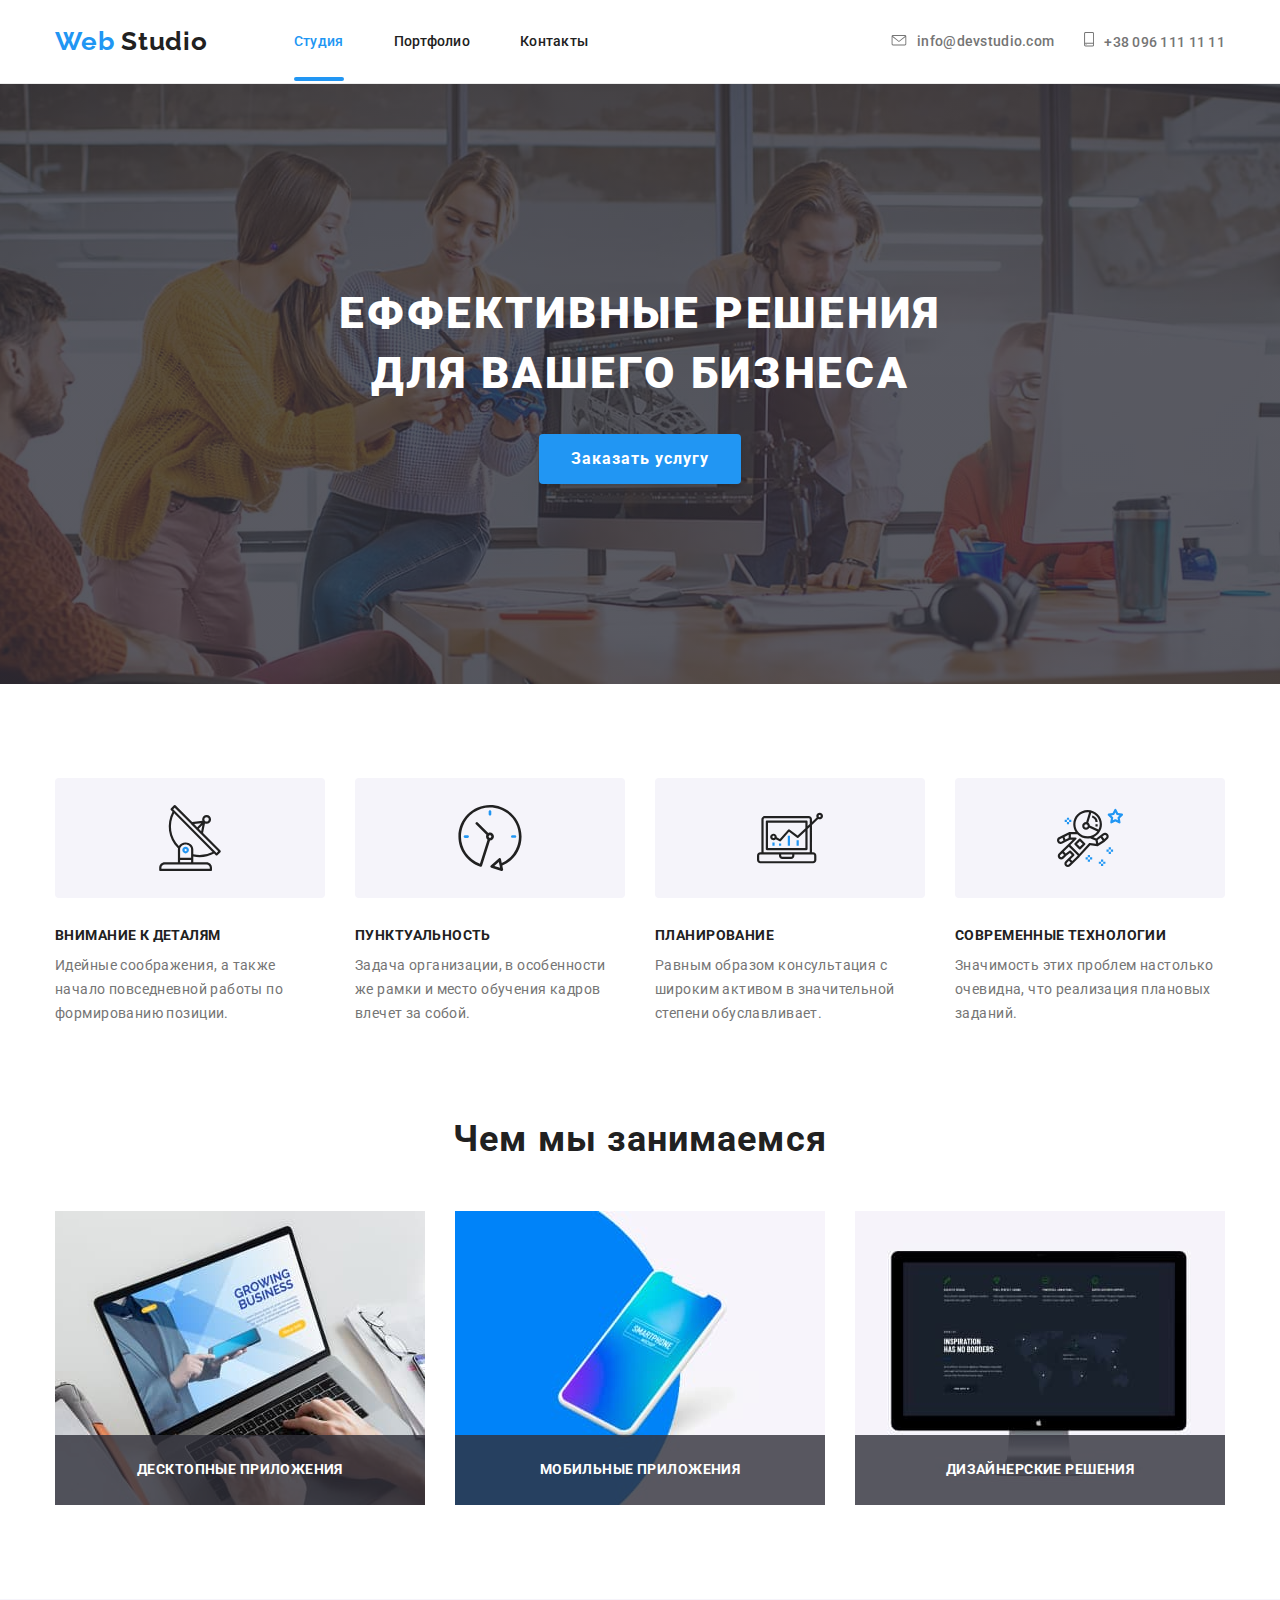
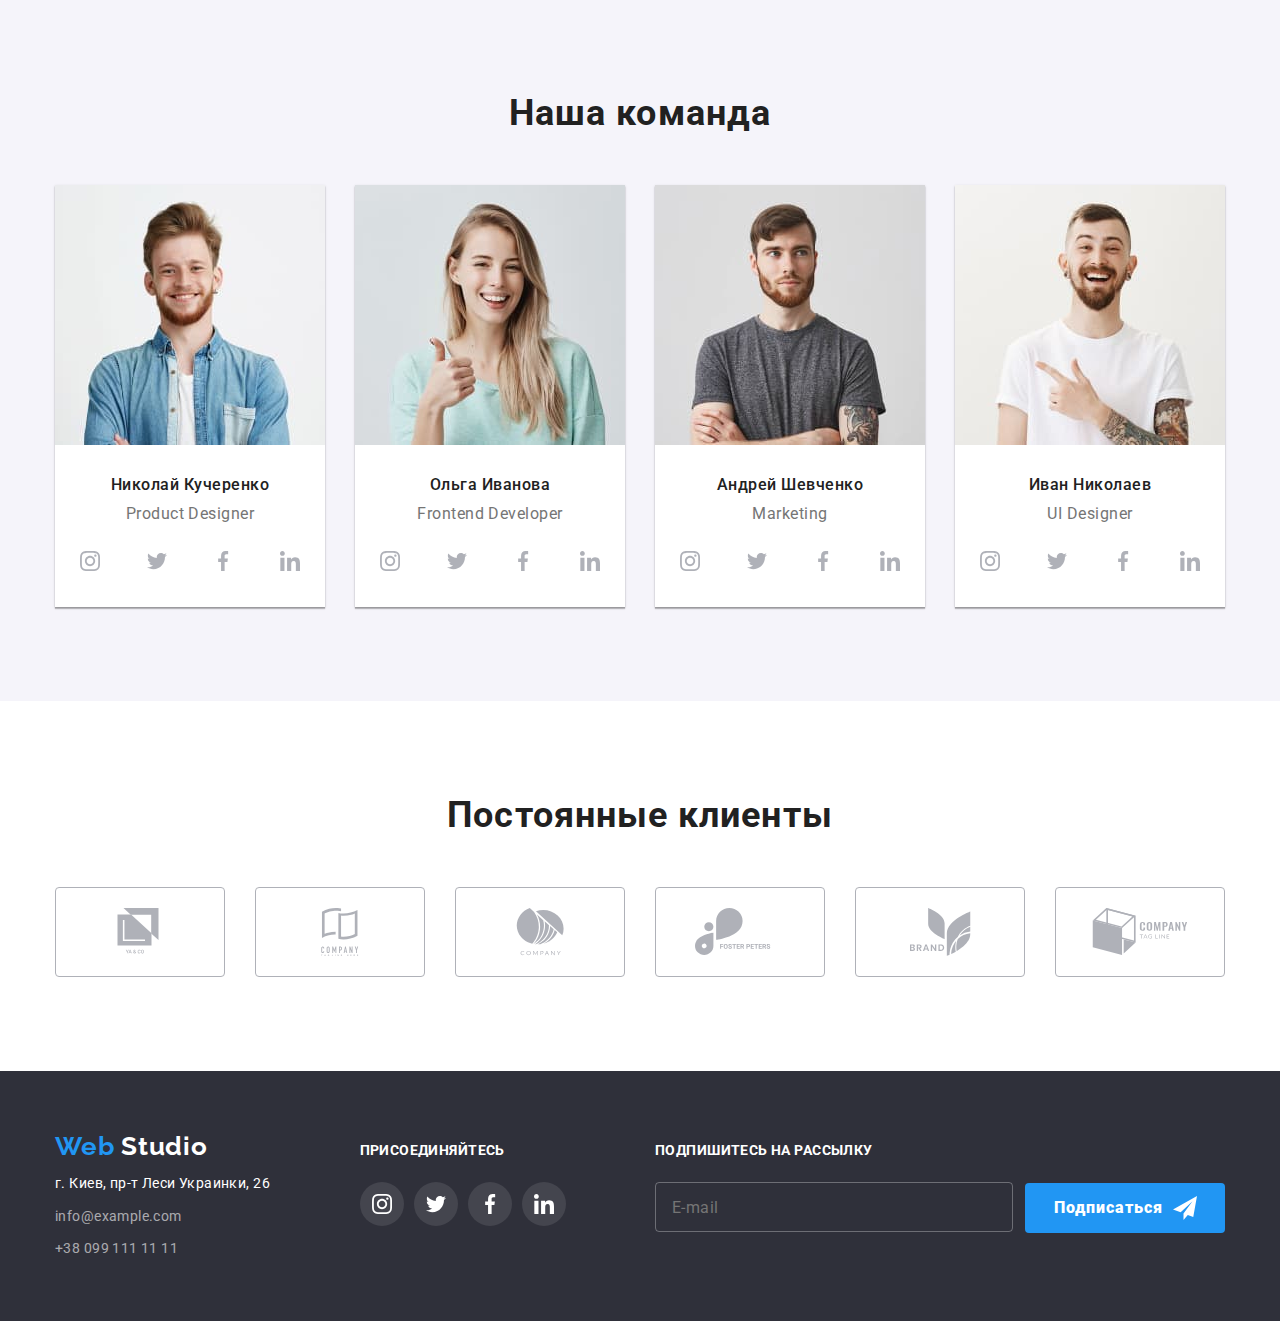
<file: index.html>
<!DOCTYPE html>
<html lang="ru">
  <head>
    <meta charset="UTF-8" />
    <meta name="viewport" content="width=device-width, initial-scale=1.0" />
    <title>Studio</title>
    <link
      href="https://fonts.googleapis.com/css2?family=Raleway:wght@700&family=Roboto:wght@400;500;700;900&display=swap"
      rel="stylesheet"
    />
    <link
      rel="stylesheet"
      href="https://cdnjs.cloudflare.com/ajax/libs/modern-normalize/0.6.0/modern-normalize.min.css"
    />
    <link rel="stylesheet" href="./css/styles.css" />
  </head>
  <body>
    <header>
      <div class="container header-nav">
        <nav>
          <a href="./index.html" class="logo"
            >Web<span class="logo-header"> Studio</span></a
          >
          <ul class="site-nav">
            <li><a href="./index.html" class="link current">Студия</a></li>
            <li><a href="./portfolio.html" class="link">Портфолио</a></li>
            <li><a href="" class="link">Контакты</a></li>
          </ul>
        </nav>
        <ul class="contacts-list">
          <li>
            <a href="mailto:info@devstudio.com" class="contacts-header">
              <svg class="icon" width="16" height="11">
                <use href="./images/sprite.svg#envelope"></use>
              </svg>info@devstudio.com</a
            >
          </li>
          <li>
            <a href="tel:+380961111111" class="contacts-header"><svg class="icon" width="10" height="15"><use href=./images/sprite.svg#smartphone></use></svg>+38 096 111 11 11</a
            >
          </li>
        </ul>
      </div>
    </header>
    <main>
      <section class="hero">
        <div class="container hero">
          <h1 class="title">
            Еффективные решения <br />
            для вашего бизнеса
          </h1>
          <button data-modal-open type="button" class="order-button">Заказать услугу</button>
        </div>
      </section>
      <section class="section no-padding">
        <div class="container">
          <!-- уявний заголовок-->
          <h2 class="fake-title">Наши преимущества</h2>
          <ul class="advantages-list flex">
            <li>
              <svg class="icon" width="270" height="120"><use href="./images/sprite.svg#antenna"></use></svg>
              <h3 class="title">Внимание к деталям</h3>
              <p class="details">
                Идейные соображения, а также начало повседневной работы по
                формированию позиции.
              </p>
            </li>
            <li>
              <svg class="icon" width="270" height="120"><use href="./images/sprite.svg#clock"></use></svg>
              <h3 class="title">Пунктуальность</h3>
              <p class="details">
                Задача организации, в особенности же рамки и место обучения
                кадров влечет за собой.
              </p>
            </li>
            <li>
              <svg class="icon" width="270" height="120"><use href="./images/sprite.svg#diagram"></use></svg>
              <h3 class="title">Планирование</h3>
              <p class="details">
                Равным образом консультация с широким активом в значительной
                степени обуславливает.
              </p>
            </li>
            <li>
              <svg class="icon" width="270" height="120"><use href="./images/sprite.svg#astronaut"></use></svg>
              <h3 class="title">Современные технологии</h3>
              <p class="details">
                Значимость этих проблем настолько очевидна, что реализация
                плановых заданий.
              </p>
            </li>
          </ul>
        </div>
      </section>
      <section class="section">
        <div class="container">
          <h2 class="section-title">Чем мы занимаемся</h2>
          <ul class="examples flex">
            <li>
              <img src="./images/laptop.jpg" alt="ноутбук" width="370" />
              <h3 class="examples-title">Десктопные приложения</h3>
            </li>
            <li>
              <img src="./images/smartphone.jpg" alt="смартфон" width="370" />
              <h3 class="examples-title">Мобильные приложения</h3>
            </li>
            <li>
              <img src="./images/imac.jpg" alt="аймак" width="370" />
              <h3 class="examples-title">Дизайнерские решения</h3>
            </li>
          </ul>
        </div>
      </section>
      <section class="section team">
        <div class="container">
          <h2 class="section-title">Наша команда</h2>
          <ul class="team flex">
            <li>
              <img src="./images/smith.jpg" alt="мужчина" width="270" />
              <h3 class="member-name">Николай Кучеренко</h3>
              <p class="member-position">Product Designer</p>
              <ul class="contacts-flex">
                <li>
                  <a href="" aria-label="Ссылка на Instagram"><svg class="icon" width="20" height="20"><use href="./images/sprite.svg#instagram"></use></svg></a>
                </li>
                <li>
                  <a href="" aria-label="Ссылка на Twitter"><svg class="icon" width="20" height="20"><use href="./images/sprite.svg#twitter"></use></svg></a>
                </li>
                <li>
                  <a href="" aria-label="Ссылка на Facebook"><svg class="icon" width="20" height="20"><use href="./images/sprite.svg#facebook"></use></svg></a>
                </li>
                <li>
                  <a href="" aria-label="Ссылка на LinkedIn"><svg class="icon" width="20" height="20"><use href="./images/sprite.svg#linkedin"></use></svg></a>
                </li>
              </ul>
            </li>
            <li>
              <img src="./images/stewart.jpg" alt="женщина" width="270" />
              <h3 class="member-name">Ольга Иванова</h3>
              <p class="member-position">Frontend Developer</p>
              <ul class="contacts-flex">
                <li>
                  <a href="" aria-label="Ссылка на Instagram"><svg class="icon" width="20" height="20"><use href="./images/sprite.svg#instagram"></use></svg></a>
                </li>
                <li>
                  <a href="" aria-label="Ссылка на Twitter"><svg class="icon" width="20" height="20"><use href="./images/sprite.svg#twitter"></use></svg></a>
                </li>
                <li>
                  <a href="" aria-label="Ссылка на Facebook"><svg class="icon" width="20" height="20"><use href="./images/sprite.svg#facebook"></use></svg></a>
                </li>
                <li>
                  <a href="" aria-label="Ссылка на LinkedIn"><svg class="icon" width="20" height="20"><use href="./images/sprite.svg#linkedin"></use></svg></a>
                </li>
              </ul>
            </li>
            <li>
              <img src="./images/jakis.jpg" alt="мужчина" width="270" />
              <h3 class="member-name">Андрей Шевченко</h3>
              <p class="member-position">Marketing</p>
              <ul class="contacts-flex">
                <li>
                  <a href="" aria-label="Ссылка на Instagram"><svg class="icon" width="20" height="20"><use href="./images/sprite.svg#instagram"></use></svg></a>
                </li>
                <li>
                  <a href="" aria-label="Ссылка на Twitter"><svg class="icon" width="20" height="20"><use href="./images/sprite.svg#twitter"></use></svg></a>
                </li>
                <li>
                  <a href="" aria-label="Ссылка на Facebook"><svg class="icon" width="20" height="20"><use href="./images/sprite.svg#facebook"></use></svg></a>
                </li>
                <li>
                  <a href="" aria-label="Ссылка на LinkedIn"><svg class="icon" width="20" height="20"><use href="./images/sprite.svg#linkedin"></use></svg></a>
                </li>
              </ul>
            </li>
            <li>
              <img src="./images/doe.jpg" alt="мужчина" width="270" />
              <h3 class="member-name">Иван Николаев</h3>
              <p class="member-position">UI Designer</p>
              <ul class="contacts-flex">
                <li>
                  <a href="" aria-label="Ссылка на Instagram"><svg class="icon" width="20" height="20"><use href="./images/sprite.svg#instagram"></use></svg></a>
                </li>
                <li>
                  <a href="" aria-label="Ссылка на Twitter"><svg class="icon" width="20" height="20"><use href="./images/sprite.svg#twitter"></use></svg></a>
                </li>
                <li>
                  <a href="" aria-label="Ссылка на Facebook"><svg class="icon" width="20" height="20"><use href="./images/sprite.svg#facebook"></use></svg></a>
                </li>
                <li>
                  <a href="" aria-label="Ссылка на LinkedIn"><svg class="icon" width="20" height="20"><use href="./images/sprite.svg#linkedin"></use></svg></a>
                </li>
              </ul>
            </li>
          </ul>
        </div>
      </section>
      <section class="section">
        <div class="container">
          <h2 class="section-title">Постоянные клиенты</h2>
          <ul class="clients flex">
            <li>
              <a href="" class="clients-link"><svg class="icon" width="170" height="90"><use href="./images/sprite.svg#company_1"></use></svg></a>
            </li>
            <li>
              <a href="" class="clients-link"><svg class="icon" width="170" height="90"><use href="./images/sprite.svg#company_2"></use></svg></a>
            </li>
            <li>
              <a href="" class="clients-link"><svg class="icon" width="170" height="90"><use href="./images/sprite.svg#company_3"></use></svg></a>
            </li>
            <li>
              <a href="" class="clients-link"><svg class="icon" width="170" height="90"><use href="./images/sprite.svg#company_4"></use></svg></a>
            </li>
            <li>
              <a href="" class="clients-link"><svg class="icon" width="170" height="90"><use href="./images/sprite.svg#company_5"></use></svg></a>
            </li>
            <li>
              <a href="" class="clients-link"><svg class="icon" width="170" height="90"><use href="./images/sprite.svg#company_6"></use></svg></a>
            </li>
          </ul>
        </div>
      </section>
    </main>
    <footer>
      <div class="container footer-flex">
        <div>
          <a href="./index.html" class="logo"
            >Web<span class="logo-footer"> Studio</span>
          </a>
          <address class="address-section">
            <p class="address">г. Киев, пр-т Леси Украинки, 26</p>
            <a href="mailto:info@example.com" class="contacts-footer"
              >info@example.com</a
            >
            <a href="tel:+380991111111" class="contacts-footer"
              >+38 099 111 11 11</a
            >
          </address>
        </div>
        <div>
          <b class="footer-title">Присоединяйтесь</b>
          <ul class="socials">
            <li>
                  <a href="" aria-label="Ссылка на Instagram"><svg class="icon" width="20" height="20"><use href="./images/sprite.svg#instagram"></use></svg></a>
                </li>
                <li>
                  <a href="" aria-label="Ссылка на Twitter"><svg class="icon" width="20" height="20"><use href="./images/sprite.svg#twitter"></use></svg></a>
                </li>
                <li>
                  <a href="" aria-label="Ссылка на Facebook"><svg class="icon" width="20" height="20"><use href="./images/sprite.svg#facebook"></use></svg></a>
                </li>
                <li>
                  <a href="" aria-label="Ссылка на LinkedIn"><svg class="icon" width="20" height="20"><use href="./images/sprite.svg#linkedin"></use></svg></a>
                </li>
          </ul>
        </div>
        <div class="subscription">
          <b class="footer-title">Подпишитесь на рассылку</b>
          <form><input type="email" name="email" placeholder="E-mail"><button type="submit" class="subscribe-button">Подписаться <svg class="icon" width="24" height="24"><use href="./images/sprite.svg#letter"></use></svg></button></form>
        </div>
      </div>
    </footer>
    <div class="backdrop is-hidden" data-modal>
      <div class="modal">
        <button class="close-button" data-modal-close><svg class="icon" width="11" height="11">
          <use href="./images/sprite.svg#cross"></use>
        </svg></button>
        <b class="modal-title">Оставьте свои данные, мы вам перезвоним</b>
        <form>
        <ul class="input-list">
          <li><input type="text" name="name" id="name" placeholder=" "><label class="form-label" for="name">Имя</label><svg class="icon" width="12" height="12"><use href="./images/sprite.svg#avatar"></use></svg></li>
          <li><input type="tel" name="telephone" id="telephone" placeholder=" "><label class="form-label" for="telephone">Телефон</label><svg class="icon" width="13" height="13"><use href="./images/sprite.svg#handset"></use></svg></li>
          <li><input type="email" name="email" id="email" placeholder=" "><label class="form-label" for="email">Почта</label><svg class="icon" width="15" height="12"><use href="./images/sprite.svg#envelop_modal"></use></svg></li>
        </ul>
        <div class="textarea-form"><textarea name="comment" id="comment" placeholder=" "></textarea><label class="textarea-label" for="comment">Комментарий</label>
        <label class="agreement"><input type="checkbox" name="agreement" value="agree" class="checkbox"><span class="icon"></span>Соглашаюсь с рассылкой и принимаю&nbsp;<a href="" class="agreement-link">Условия договора</a></label></div>
        <button type="submit" class="modal-button">Отправить</button>
        </form>
      </div></div>
    <script src="./js/modal.js"></script>
  </body>
</html>
</file>
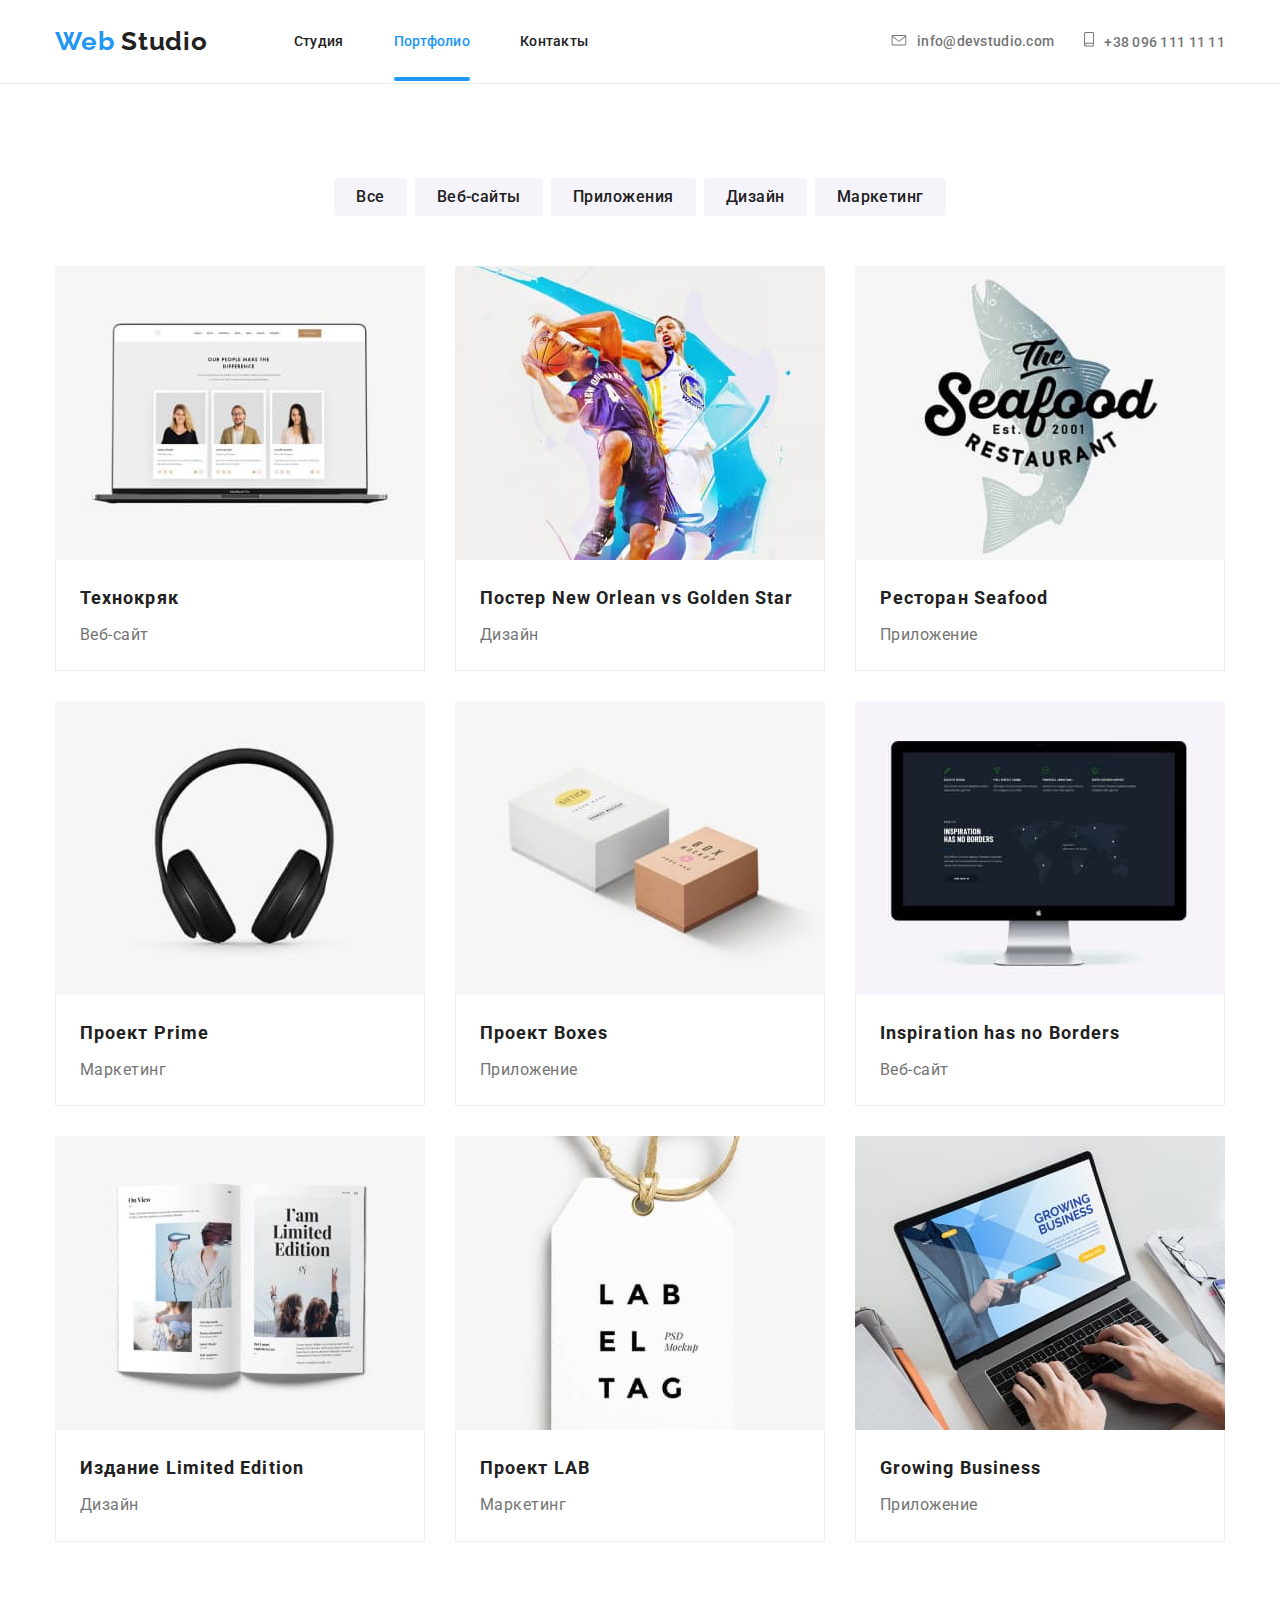
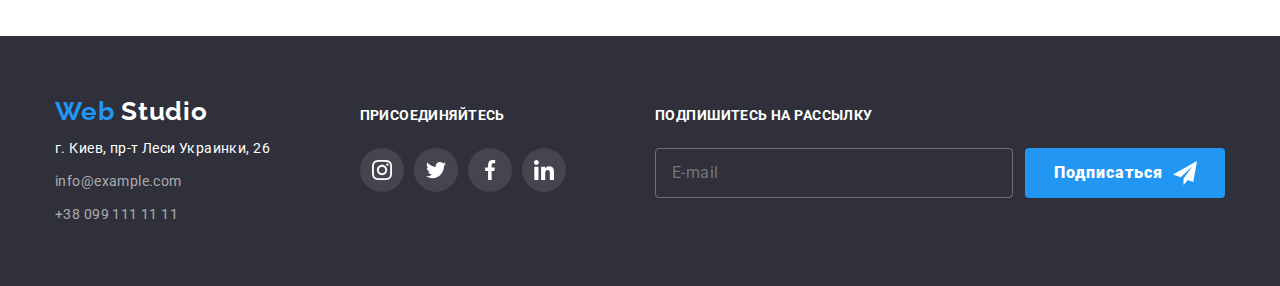
<file: portfolio.html>
<!DOCTYPE html>
<html lang="ru">
  <head>
    <meta charset="UTF-8" />
    <meta name="viewport" content="width=device-width, initial-scale=1.0" />
    <title>Portfolio</title>
    <link
      href="https://fonts.googleapis.com/css2?family=Raleway:wght@700&family=Roboto:wght@400;500;700&display=swap"
      rel="stylesheet"
    />
    <link
      rel="stylesheet"
      href="https://cdnjs.cloudflare.com/ajax/libs/modern-normalize/0.6.0/modern-normalize.min.css"
    />
    <link rel="stylesheet" href="./css/styles.css" />
  </head>
  <body>
    <header>
      <div class="container header-nav">
        <nav>
          <a href="./index.html" class="logo"
            >Web<span class="logo-header"> Studio</span></a
          >
          <ul class="site-nav">
            <li><a href="./index.html" class="link">Студия</a></li>
            <li>
              <a href="./portfolio.html" class="link current">Портфолио</a>
            </li>
            <li><a href="" class="link">Контакты</a></li>
          </ul>
        </nav>
        <ul class="contacts-list">
          <li>
            <a href="mailto:info@devstudio.com" class="contacts-header">
              <svg class="icon" width="16" height="11">
                <use href="./images/sprite.svg#envelope"></use>
              </svg>info@devstudio.com</a
            >
          </li>
          <li>
            <a href="tel:+380961111111" class="contacts-header"><svg class="icon" width="10" height="15"><use href=./images/sprite.svg#smartphone></use></svg>+38 096 111 11 11</a
            >
          </li>
        </ul>
      </div>
    </header>
    <main>
      <section class="section">
        <div class="container">
          <!-- уявний заголовок -->
          <h1 class="fake-title">Примеры работ</h1>
          <ul class="portfolio-filter">
            <li><button type="button" class="filter-buttons">Все</button></li>
            <li>
              <button type="button" class="filter-buttons">Веб-сайты</button>
            </li>
            <li>
              <button type="button" class="filter-buttons">Приложения</button>
            </li>
            <li>
              <button type="button" class="filter-buttons">Дизайн</button>
            </li>
            <li>
              <button type="button" class="filter-buttons">Маркетинг</button>
            </li>
          </ul>
          <ul class="work flex">
            <li>
              <a href="" class="card-link"
                > <div class="card-action"><img src="./images/macbook.jpg" alt="макбук" width="370" /><div class="overlay"><p class="examples-information">
                    Технокряк это современная площадка распространения
                    коронавируса. Компании используют эту платформу для
                    цифрового шпионажа и атак на защищённые сервера конкурентов.
                  </p></div></div>
                <div class="card-info">
                  <h2 class="examples-name">Технокряк</h2>
                  <p class="examples-type">Веб-сайт</p>  
                </div></a
              >
            </li>
            <li>
              <a href=""class="card-link"
                ><div class="card-action"><img
                  src="./images/basketball.jpg"
                  alt="баскетбол"
                  width="370"
                /> <div class="overlay"><p class="examples-information">
                    Классический текст-«рыба» (условный, зачастую бессмысленный
                    текст-заполнитель, вставляемый в макет страницы).
                  </p></div></div>
                <div class="card-info">
                  <h2 class="examples-name">
                    Постер New Orlean vs Golden Star
                  </h2>
                  <p class="examples-type">Дизайн</p>
                </div></a
              >
            </li>
            <li>
              <a href=""class="card-link"
                ><div class="card-action"><img
                  src="./images/seafood.jpg"
                  alt="ресторан Сифуд"
                  width="370"
                /> <div class="overlay"><p class="examples-information">
                    Lorem ipsum dolor sit amet, eu errem eloquentiam pro.
                    Fuisset platonem postulant eos id, ut mazim legere pri,
                    nostrud debitis no usu.
                  </p></div></div>
                <div class="card-info">
                  <h2 class="examples-name">Ресторан Seafood</h2>
                  <p class="examples-type">Приложение</p>
                  
                </div></a
              >
            </li>
            <li>
              <a href=""class="card-link"
                ><div class="card-action"><img src="./images/earphones.jpg" alt="наушники" width="370" /> <div class="overlay"><p class="examples-information">
                    Reprimique eloquentiam ex has, at rebum tempor nec. Qui
                    molestiae conclusionemque ut. Quo denique theophrastus ea,
                    an his justo deseruisse.
                  </p> <div class="overlay"></div> </div></div>
                <div class="card-info">
                  <h2 class="examples-name">Проект Prime</h2>
                  <p class="examples-type">Маркетинг</p>
                  
                </div></a
              >
            </li>
            <li>
              <a href=""class="card-link"
                ><div class="card-action"><img src="./images/boxes.jpg" alt="коробки" width="370" /> <div class="overlay"><p class="examples-information">
                    Классический текст-«рыба» (условный, зачастую бессмысленный
                    текст-заполнитель, вставляемый в макет страницы).
                  </p></div> </div>
                <div class="card-info">
                  <h2 class="examples-name">Проект Boxes</h2>
                  <p class="examples-type">Приложение</p>
                  
                </div></a
              >
            </li>
            <li>
              <a href=""class="card-link"
                ><div class="card-action"><img src="./images/imac.jpg" alt="аймак" width="370" /> <div class="overlay"><p class="examples-information">
                    Lorem ipsum dolor sit amet, eu errem eloquentiam pro.
                    Fuisset platonem postulant eos id, ut mazim legere pri,
                    nostrud debitis no usu.
                  </p></div> </div>
                <div class="card-info">
                  <h2 class="examples-name">Inspiration has no Borders</h2>
                  <p class="examples-type">Веб-сайт</p>
                  
                </div></a
              >
            </li>
            <li>
              <a href=""class="card-link"
                ><div class="card-action"><img src="./images/magazines.jpg" alt="жунрал" width="370" /> <div class="overlay"><p class="examples-information">
                    Reprimique eloquentiam ex has, at rebum tempor nec. Qui
                    molestiae conclusionemque ut. Quo denique theophrastus ea,
                    an his justo deseruisse.
                  </p></div> </div>
                <div class="card-info">
                  <h2 class="examples-name">Издание Limited Edition</h2>
                  <p class="examples-type">Дизайн</p>
                  
                </div></a
              >
            </li>
            <li>
              <a href=""class="card-link"
                ><div class="card-action"><img src="./images/label_tag.jpg" alt="бирка" width="370" /> <div class="overlay"><p class="examples-information">
                    Классический текст-«рыба» (условный, зачастую бессмысленный
                    текст-заполнитель, вставляемый в макет страницы).
                  </p></div> </div>
                <div class="card-info">
                  <h2 class="examples-name">Проект LAB</h2>
                  <p class="examples-type">Маркетинг</p>
                  
                </div></a
              >
            </li>
            <li>
              <a href=""class="card-link"
                ><div class="card-action"><img src="./images/laptop.jpg" alt="ноутбук" width="370" /> <div class="overlay"><p class="examples-information">
                    Lorem ipsum dolor sit amet, eu errem eloquentiam pro.
                    Fuisset platonem postulant eos id, ut mazim legere pri,
                    nostrud debitis no usu.
                  </p></div> </div>
                <div class="card-info">
                  <h2 class="examples-name">Growing Business</h2>
                  <p class="examples-type">Приложение</p>
                  
                </div></a
              >
            </li>
          </ul>
        </div>
      </section>
    </main>
    <footer>
      <div class="container footer-flex">
        <div>
          <a href="./index.html" class="logo"
            >Web<span class="logo-footer"> Studio</span>
          </a>
          <address class="address-section">
            <p class="address">г. Киев, пр-т Леси Украинки, 26</p>
            <a href="mailto:info@example.com" class="contacts-footer"
              >info@example.com</a
            >
            <a href="tel:+380991111111" class="contacts-footer tel"
              >+38 099 111 11 11</a
            >
          </address>
        </div>
        <div>
          <b class="footer-title">Присоединяйтесь</b>
          <ul class="socials">
            <li>
                  <a href="" aria-label="Ссылка на Instagram"><svg class="icon" width="20" height="20"><use href="./images/sprite.svg#instagram"></use></svg></a>
                </li>
                <li>
                  <a href="" aria-label="Ссылка на Twitter"><svg class="icon" width="20" height="20"><use href="./images/sprite.svg#twitter"></use></svg></a>
                </li>
                <li>
                  <a href="" aria-label="Ссылка на Facebook"><svg class="icon" width="20" height="20"><use href="./images/sprite.svg#facebook"></use></svg></a>
                </li>
                <li>
                  <a href="" aria-label="Ссылка на LinkedIn"><svg class="icon" width="20" height="20"><use href="./images/sprite.svg#linkedin"></use></svg></a>
                </li>
          </ul>
        </div>
        <div class="subscription">
          <b class="footer-title">Подпишитесь на рассылку</b>
          <form> <input type="email" name="email" placeholder="E-mail"><button type="submit" class="subscribe-button">Подписаться <svg class="icon" width="24" height="24"><use href="./images/sprite.svg#letter"></use></svg></button></form>
        </div>
      </div>
    </footer>
  </body>
</html>
</file>
<file: css/styles.css>
:root {
  --title-color: #212121;
  --secondary-title-color: #ffffff;
  --text-color: #757575;
  --accent-color: #2196f3;
  --secondary-background-color: #f5f4fa;
  --footer-background-color: #2f303a;
}
body {
  background-color: #ffffff;
  color: var(--title-color);
  font-family: Roboto, sans-serif;
}
ul {
  list-style: none;
  margin: 0;
  padding: 0;
}
a {
  display: block;
  text-decoration: none;
}
img {
  display: block;
  max-width: 100%;
  height: auto;
}
.container {
  width: 1200px;
  padding-right: 15px;
  padding-left: 15px;
  margin: 0 auto;
}
/* стилі для index.html */
/* header */
header {
  border-bottom: 1px solid #ececec;
}
.header-nav {
  display: flex;
}
nav {
  display: flex;
  align-items: center;
}
.logo {
  color: var(--accent-color);
  font-family: raleway, sans-serif;
  font-weight: 700;
  font-size: 26px;
  line-height: 1.2;
  letter-spacing: 0.03em;
}
.logo-header {
  color: var(--title-color);
}
.site-nav {
  display: flex;
  margin-left: 86px;
}
.site-nav li:not(:last-child) {
  margin-right: 50px;
}
.site-nav > li {
  position: relative;
}
.site-nav .link {
  padding: 32px 0;

  color: var(--title-color);
  font-weight: 500;
  font-size: 14px;
  line-height: 1.14;
  letter-spacing: 0.02em;
  transition-property: color;
  transition-duration: 250ms;
  transition-timing-function: cubic-bezier(0.4, 0, 0.2, 1);
}
.site-nav .link:hover,
.site-nav .link:focus {
  color: var(--accent-color);
}
.link.current {
  color: var(--accent-color);
}
.link.current::after {
  content: '';
  position: absolute;
  width: 100%;
  height: 4px;
  border-radius: 2px;
  bottom: 0;
  left: 0;
  background-color: var(--accent-color);
}
.contacts-list {
  display: flex;
  margin-left: auto;
  align-items: center;
}
.contacts-list li + li {
  margin-left: 30px;
}
.contacts-header {
  padding: 32px 0;

  color: var(--text-color);
  font-weight: 500;
  font-size: 14px;
  line-height: 1.14;
  letter-spacing: 0.02em;
  transition: color 250ms cubic-bezier(0.4, 0, 0.2, 1);
}
.contacts-header:hover,
.contacts-header:focus {
  color: var(--accent-color);
}
.contacts-header .icon {
  margin-right: 10px;
  fill: currentColor;
}
/* hero */
.hero {
  background-image: linear-gradient(
      rgba(47, 48, 58, 0.8),
      rgba(47, 48, 58, 0.8)
    ),
    url('../images/hero.jpg');
  height: 600px;
  max-width: 1600px;
  margin-left: auto;
  margin-right: auto;
  background-repeat: no-repeat;
  background-position: center;
  background-color: rgba(47, 48, 58);
  text-align: center;
}
.container.hero {
  padding-top: 200px;
  padding-bottom: 200px;
}
.hero .title {
  margin-top: 0;
  margin-bottom: 30px;

  color: var(--secondary-title-color);
  font-weight: 900;
  font-size: 44px;
  line-height: 1.36;
  letter-spacing: 0.06em;
  text-transform: uppercase;
}
.order-button {
  border-radius: 4px;
  border: 0;
  padding: 10px 32px;
  min-width: 200px;

  color: var(--secondary-title-color);
  background-color: var(--accent-color);
  box-shadow: 0px 4px 4px rgba(0, 0, 0, 0.15);
  font-weight: 700;
  font-size: 16px;
  line-height: 1.87;
  text-align: center;
  letter-spacing: 0.06em;
}
.section {
  padding-top: 94px;
  padding-bottom: 94px;
}
.section.no-padding {
  padding-bottom: 0;
}
/* модалка */
.backdrop {
  position: fixed;
  top: 0;
  left: 0;
  width: 100%;
  height: 100%;
  background: rgba(0, 0, 0, 0.2);
  opacity: 1;
  transition: opacity 250ms cubic-bezier(0.4, 0, 0.2, 1);
}
.backdrop.is-hidden {
  opacity: 0;
  pointer-events: none;
}
.backdrop.is-hidden .modal {
  transform: translate(-50%) scale(0.9);
}
.modal {
  position: absolute;
  left: 50%;
  top: 221px;
  transform: translate(-50%) scale(1);
  width: 528px;
  height: 581px;
  padding: 40px;
  transition: transform 250ms cubic-bezier(0.4, 0, 0.2, 1);

  background-color: var(--secondary-title-color);
  box-shadow: 0px 2px 1px rgba(0, 0, 0, 0.2), 0px 1px 1px rgba(0, 0, 0, 0.14),
    0px 1px 3px rgba(0, 0, 0, 0.12);
  border-radius: 4px;
}
.close-button {
  position: absolute;
  top: 8px;
  right: 8px;
  width: 30px;
  height: 30px;

  background-color: var(--secondary-title-color);
  padding: 0;
  border: 1px solid rgba(0, 0, 0, 0.1);
  border-radius: 50%;
}
.close-button:hover,
.close-button:focus {
  fill: var(--accent-color);
}
.modal-title {
  display: block;
  margin-top: 0;
  margin-bottom: 30px;
  font-size: 20px;
  text-align: center;
  letter-spacing: 0.03em;
}
.input-list > li {
  position: relative;
  margin-bottom: 28px;
}
li > input {
  width: 100%;
  height: 40px;
  padding: 12px 16px 12px 42px;
  border: 1px solid rgba(33, 33, 33, 0.2);
  border-radius: 4px;
  transition: border 250ms cubic-bezier(0.4, 0, 0.2, 1);

  font-size: 14px;
  line-height: 1.14;
  letter-spacing: 0.01em;
  color: var(--text-color);
}
input:focus {
  outline: none;
  border: 1px solid var(--accent-color);
}
.form-label {
  position: absolute;
  top: 50%;
  left: 42px;
  transform: translateY(-50%);
  transition: transform 250ms cubic-bezier(0.4, 0, 0.2, 1),
    color 250ms cubic-bezier(0.4, 0, 0.2, 1);
  font-size: 14px;
  line-height: 1.14;
  letter-spacing: 0.01em;
  color: var(--text-color);
}
li > input:focus + .form-label,
li > input:not(:placeholder-shown) + .form-label {
  transform: translate(-25px, -38px);
  color: var(--accent-color);
}
.input-list .icon {
  position: absolute;
  top: 50%;
  left: 19px;
  transform: translateY(-50%);
  fill: var(--title-color);
  transition: fill 250ms cubic-bezier(0.4, 0, 0.2, 1);
}
li > input:focus ~ .icon {
  fill: var(--accent-color);
}
.textarea-form {
  position: relative;
}
textarea {
  resize: none;
  margin-bottom: 20px;
  padding: 12px 16px;
  width: 100%;
  height: 120px;
  border: 1px solid rgba(33, 33, 33, 0.2);
  border-radius: 4px;
  transition: border 250ms cubic-bezier(0.4, 0, 0.2, 1);

  font-size: 14px;
  line-height: 1.14;
  letter-spacing: 0.01em;
  color: var(--text-color);
}
textarea:focus {
  outline: none;
  border: 1px solid var(--accent-color);
}
.textarea-label {
  position: absolute;
  top: 10%;
  left: 16px;
  transform: translateY(-30%);
  transition: transform 250ms cubic-bezier(0.4, 0, 0.2, 1),
    color 250ms cubic-bezier(0.4, 0, 0.2, 1);
  font-size: 14px;
  line-height: 1.14;
  letter-spacing: 0.01em;
  color: var(--text-color);
}
textarea:focus + .textarea-label,
textarea:not(:placeholder-shown) + .textarea-label {
  transform: translateY(-35px);
  color: var(--accent-color);
}
.checkbox-form {
  position: relative;
}
.checkbox {
  position: absolute;
  width: 1px;
  height: 1px;
  margin: -1px;
  border: 0;
  padding: 0;
  clip: rect(0 0 0 0);
  overflow: hidden;
}
.agreement {
  display: inline-flex;
  align-items: center;
  font-size: 14px;
  line-height: 1.7;
  letter-spacing: 0.03em;
  color: var(--text-color);
}
.agreement .icon {
  display: inline-block;
  margin-right: 8px;
  height: 16px;
  width: 15px;
  border: 2px solid var(--title-color);
  border-radius: 2px;
}
.checkbox:checked + .icon {
  border-color: transparent;
  background-color: var(--accent-color);
  background-image: url(../images/check.svg);
  background-size: contain;
  background-origin: border-box;
}
.agreement-link {
  text-decoration: underline;
  color: var(--accent-color);
}
.modal-button {
  display: block;
  margin-top: 30px;
  margin-left: auto;
  margin-right: auto;
  width: 200px;
  padding: 10px 55px;
  color: var(--secondary-title-color);
  background: var(--accent-color);
  box-shadow: 0px 4px 4px rgba(0, 0, 0, 0.15);
  border: 0;
  border-radius: 4px;

  font-weight: 700;
  font-size: 16px;
  line-height: 1.88;
  letter-spacing: 0.06em;
}
/* секція переваг */
/* уявний заголовок клас .visually-hidden or .sr-only*/
.fake-title {
  position: absolute;
  width: 1px;
  height: 1px;
  margin: -1px;
  border: 0;
  padding: 0;
  clip: rect(0 0 0 0);
  overflow: hidden;
}
.advantages-list.flex {
  display: flex;
}
.advantages-list li {
  width: 270px;
}
.flex > li:not(:last-child) {
  margin-right: 30px;
}
.advantages-list .icon {
  display: block;
  padding: 25px 102px;
  background-color: var(--secondary-background-color);
  border-radius: 4px;
}
.advantages-list .title {
  margin-top: 30px;
  margin-bottom: 10px;
  font-weight: 700;
  font-size: 14px;
  line-height: 1.14;
  letter-spacing: 0.03em;
  text-transform: uppercase;
}
.advantages-list .details {
  margin: 0;
  color: var(--text-color);
  font-size: 14px;
  line-height: 1.7;
  letter-spacing: 0.03em;
}
/* секція занятостей */
.section-title {
  margin-top: 0;
  margin-bottom: 50px;

  font-weight: 700;
  font-size: 36px;
  line-height: 1.16;
  text-align: center;
  letter-spacing: 0.03em;
}
.examples.flex {
  display: flex;
}
.examples > li {
  position: relative;
  display: flex;
  justify-content: center;
}
.examples > li::before {
  content: '';
  position: absolute;
  width: 100%;
  height: 70px;
  bottom: 0;
  background-color: rgba(47, 48, 58, 0.8);
}
.examples-title {
  position: absolute;
  bottom: 27px;
  margin: 0;

  color: var(--secondary-title-color);
  font-weight: 700;
  font-size: 14px;
  line-height: 1.14;
  text-align: center;
  letter-spacing: 0.03em;
  text-transform: uppercase;
}
/* секція команди */
.section.team {
  background-color: var(--secondary-background-color);
}
.team.flex {
  display: flex;
}
.team > li {
  width: 270px;
  background-color: var(--secondary-title-color);
  box-shadow: 0px 2px 1px rgba(0, 0, 0, 0.2), 0px 1px 1px rgba(0, 0, 0, 0.14),
    0px 1px 3px rgba(0, 0, 0, 0.12);
}
.member-name {
  margin-top: 30px;
  margin-bottom: 10px;

  font-weight: 500;
  font-size: 16px;
  line-height: 1.19;
  text-align: center;
  letter-spacing: 0.03em;
}
.member-position {
  margin-top: 0;
  margin-bottom: 16px;
  color: var(--text-color);
  font-size: 16px;
  line-height: 1.19;
  text-align: center;
  letter-spacing: 0.03em;
}
.contacts-flex {
  display: flex;
  justify-content: space-evenly;
  margin-bottom: 24px;
}
.contacts-flex li:not(:last-child) {
  margin-right: 10px;
}
.contacts-flex a {
  display: flex;
  align-items: center;
  justify-content: space-evenly;
  border-radius: 50px;
  width: 44px;
  height: 44px;
  fill: #afb1b8;
  transition: background-color 250ms cubic-bezier(0.4, 0, 0.2, 1),
    fill 250ms cubic-bezier(0.4, 0, 0.2, 1);
}
.contacts-flex a:hover,
.contacts-flex a:focus {
  background-color: var(--accent-color);
  fill: var(--secondary-title-color);
}
/* секція постійних клієнтів-тут йдуть картинки */
.clients.flex {
  display: flex;
  justify-content: space-evenly;
}
.clients .icon {
  display: block;
  fill: #afb1b8;
  border: 1px solid #afb1b8;
  border-radius: 4px;
  padding: 20px 0px;
  transition: fill 250ms cubic-bezier(0.4, 0, 0.2, 1),
    border-color 250ms cubic-bezier(0.4, 0, 0.2, 1);
}
.clients-link:hover .icon,
.clients-link:focus .icon {
  fill: var(--accent-color);
  border-color: var(--accent-color);
}
/* footer */
footer {
  background-color: var(--footer-background-color);
  box-shadow: 0px 4px 4px rgba(0, 0, 0, 0.25);
}
.footer-flex {
  display: flex;
  justify-content: space-between;
  align-items: baseline;
  padding-top: 60px;
  padding-bottom: 60px;
}
.logo-footer {
  color: var(--secondary-title-color);
}
.address-section {
  font-style: normal;
}
.address {
  margin-top: 10px;
  margin-bottom: 0;

  color: var(--secondary-title-color);
  font-size: 14px;
  line-height: 1.7;
  letter-spacing: 0.03em;
}
.contacts-footer {
  margin-top: 9px;

  color: rgba(255, 255, 255, 0.6);
  font-size: 14px;
  line-height: 1.7;
  letter-spacing: 0.03em;
  transition: color 250ms cubic-bezier(0.4, 0, 0.2, 1);
}
.contacts-footer:hover,
.contacts-footer:focus {
  color: var(--accent-color);
}
.footer-title {
  display: block;
  margin-bottom: 20px;

  color: var(--secondary-title-color);
  font-weight: 700;
  font-size: 14px;
  line-height: 1.7;
  letter-spacing: 0.03em;
  text-transform: uppercase;
}
.socials {
  display: flex;
}
.socials li:not(:last-child) {
  margin-right: 10px;
}
.socials a {
  display: flex;
  align-items: center;
  justify-content: space-evenly;
  border-radius: 50px;
  width: 44px;
  height: 44px;
  fill: var(--secondary-title-color);
  background-color: rgba(255, 255, 255, 0.1);
  transition: background-color 250ms cubic-bezier(0.4, 0, 0.2, 1);
}
.socials a:hover,
.socials a:focus {
  background-color: var(--accent-color);
}
.subscription input[type='email'] {
  margin-right: 12px;
  width: 358px;
  height: 50px;
  border: 1px solid rgba(255, 255, 255, 0.3);
  border-radius: 4px;
  background-color: transparent;
  padding-top: 15px;
  padding-bottom: 15px;
  padding-left: 16px;

  font-size: 16px;
  line-height: 1.25;
  letter-spacing: 0.03em;
  color: rgba(255, 255, 255, 0.6);
}
.subscribe-button {
  display: inline-flex;
  align-items: center;
  border: 0;
  border-radius: 4px;
  padding: 10px 28px 10px 29px;
  min-width: 200px;

  color: var(--secondary-title-color);
  background-color: var(--accent-color);
  font-weight: 900;
  font-size: 16px;
  line-height: 1.87;
  text-align: center;
  letter-spacing: 0.06em;
}
.subscribe-button .icon {
  margin-left: 10px;
}

/* стилі для portfolio.html */
.portfolio-filter {
  display: flex;
  justify-content: center;
  margin-bottom: 50px;
}
.portfolio-filter li + li {
  margin-left: 8px;
}
.filter-buttons {
  padding: 6px 22px;
  border: 0;

  background-color: var(--secondary-background-color);
  color: #212121;
  font-family: inherit;
  font-weight: 500;
  font-size: 16px;
  line-height: 1.6;
  text-align: center;
  letter-spacing: 0.03em;
  border-radius: 4px;
  cursor: pointer;
  transition: background-color 250ms cubic-bezier(0.4, 0, 0.2, 1),
    color 250ms cubic-bezier(0.4, 0, 0.2, 1),
    box-shadow 250ms cubic-bezier(0.4, 0, 0.2, 1);
}
.filter-buttons:hover,
.filter-buttons:focus {
  background-color: var(--accent-color);
  color: var(--secondary-title-color);
  box-shadow: 0px 2px 2px rgba(0, 0, 0, 0.12), 0px 1px 2px rgba(0, 0, 0, 0.08),
    0px 3px 1px rgba(0, 0, 0, 0.1);
}
/* список проектів портфоліо */
.work.flex {
  display: flex;
  flex-wrap: wrap;
}
.work li {
  width: 370px;
  margin-bottom: 30px;
  /* правий margin я поставив вище в усіх flex>li */
}
.card-link {
  transition: box-shadow 250ms cubic-bezier(0.4, 0, 0.2, 1);
}
.card-link:hover,
.card-link:focus {
  box-shadow: 1px 4px 6px rgba(0, 0, 0, 0.16), 0px 4px 4px rgba(0, 0, 0, 0.06),
    0px 1px 1px rgba(0, 0, 0, 0.12);
}
.work li:nth-child(3n) {
  margin-right: 0;
}
.work li:nth-last-child(-n + 3) {
  margin-bottom: 0;
}
.card-info {
  padding: 20px 24px;
  border: 1px solid #eeeeee;
  border-top: none;
}
.examples-name {
  margin-top: 0;
  margin-bottom: 4px;

  font-weight: 700;
  font-size: 18px;
  line-height: 2;
  letter-spacing: 0.06em;
  color: var(--title-color);
}
.examples-type {
  margin: 0;

  font-size: 16px;
  line-height: 1.9;
  letter-spacing: 0.03em;
  color: var(--text-color);
}
.card-action {
  position: relative;
  overflow: hidden;
}
.overlay {
  position: absolute;
  width: 100%;
  height: 100%;
  transition: transform 250ms cubic-bezier(0.4, 0, 0.2, 1),
    background-color 250ms cubic-bezier(0.4, 0, 0.2, 1);
}
.card-link:hover .overlay,
.card-link:focus .overlay {
  background-color: rgba(33, 150, 243, 0.9);
  transform: translateY(-100%);
}
.examples-information {
  position: absolute;
  top: 63px;
  left: 24px;
  right: 24px;
  font-size: 18px;
  line-height: 1.55;
  letter-spacing: 0.03em;
  margin: 0;
  color: var(--secondary-title-color);
}
</file>
